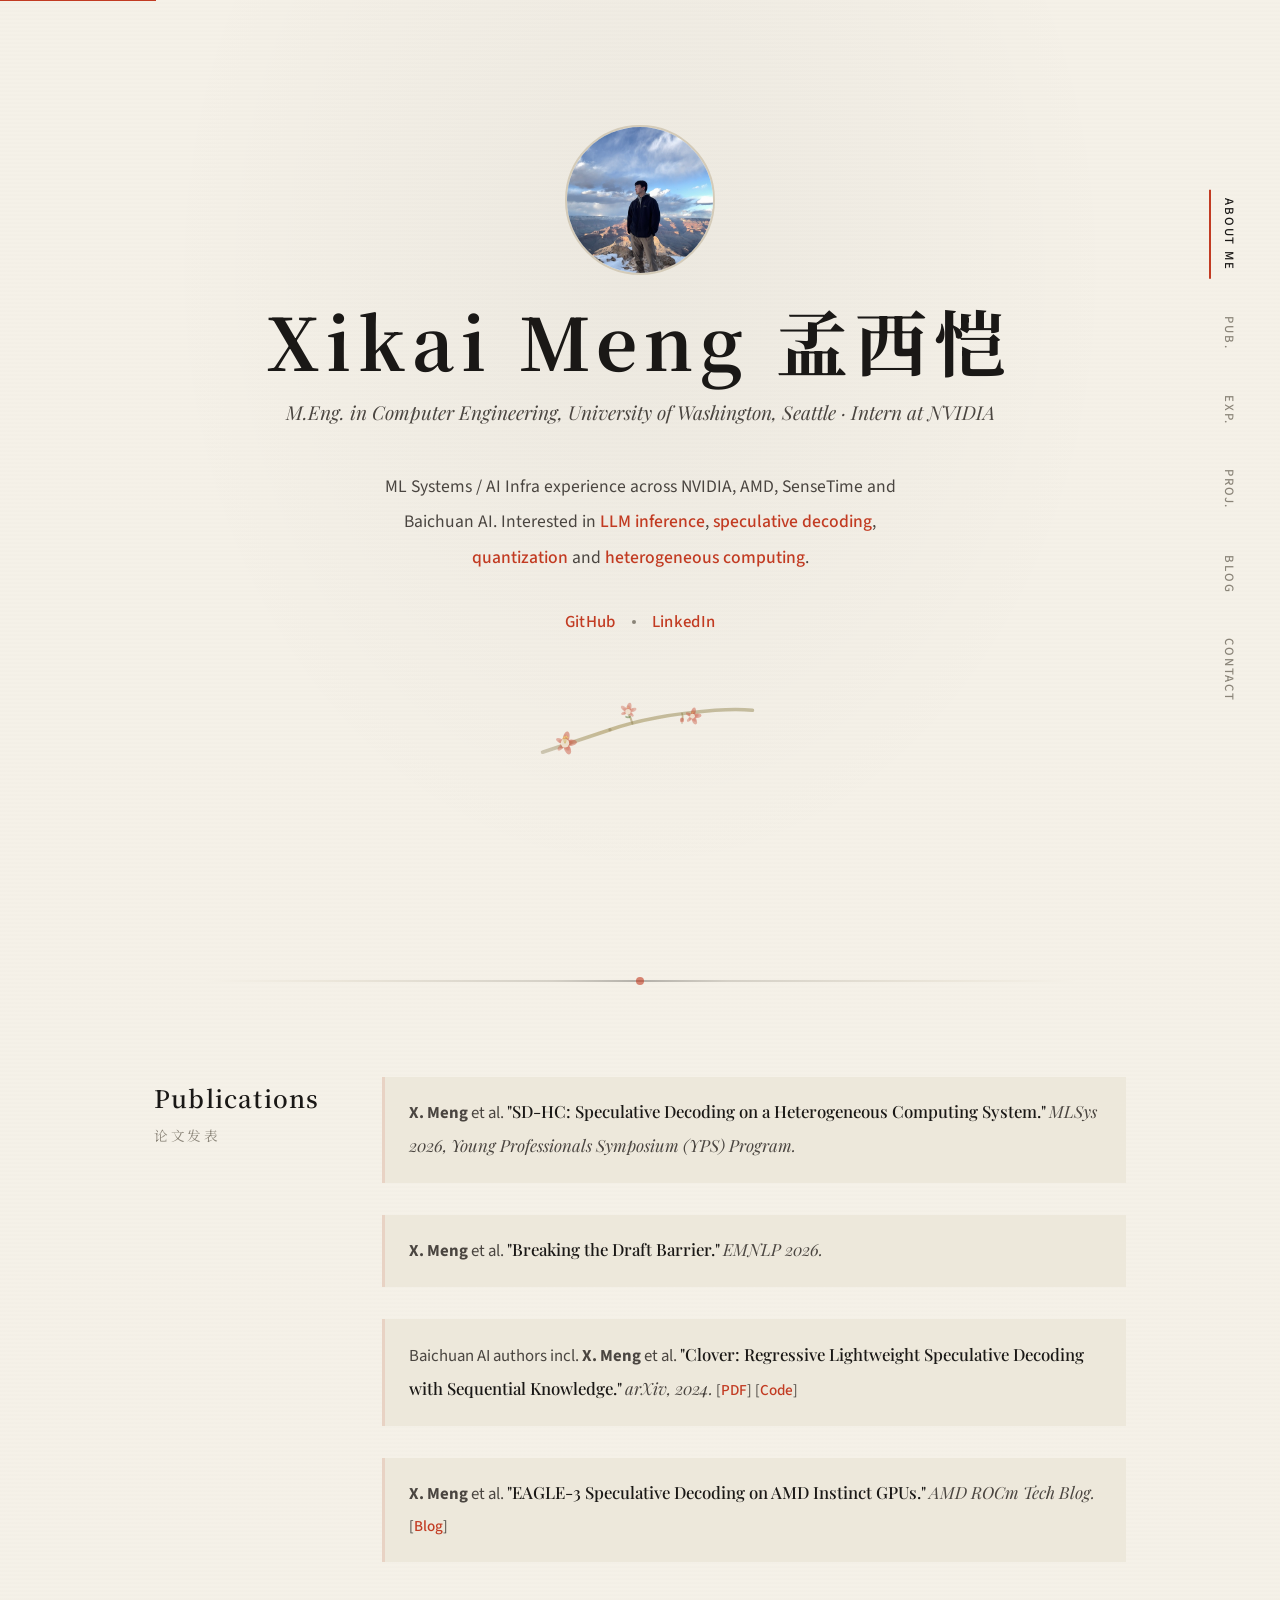
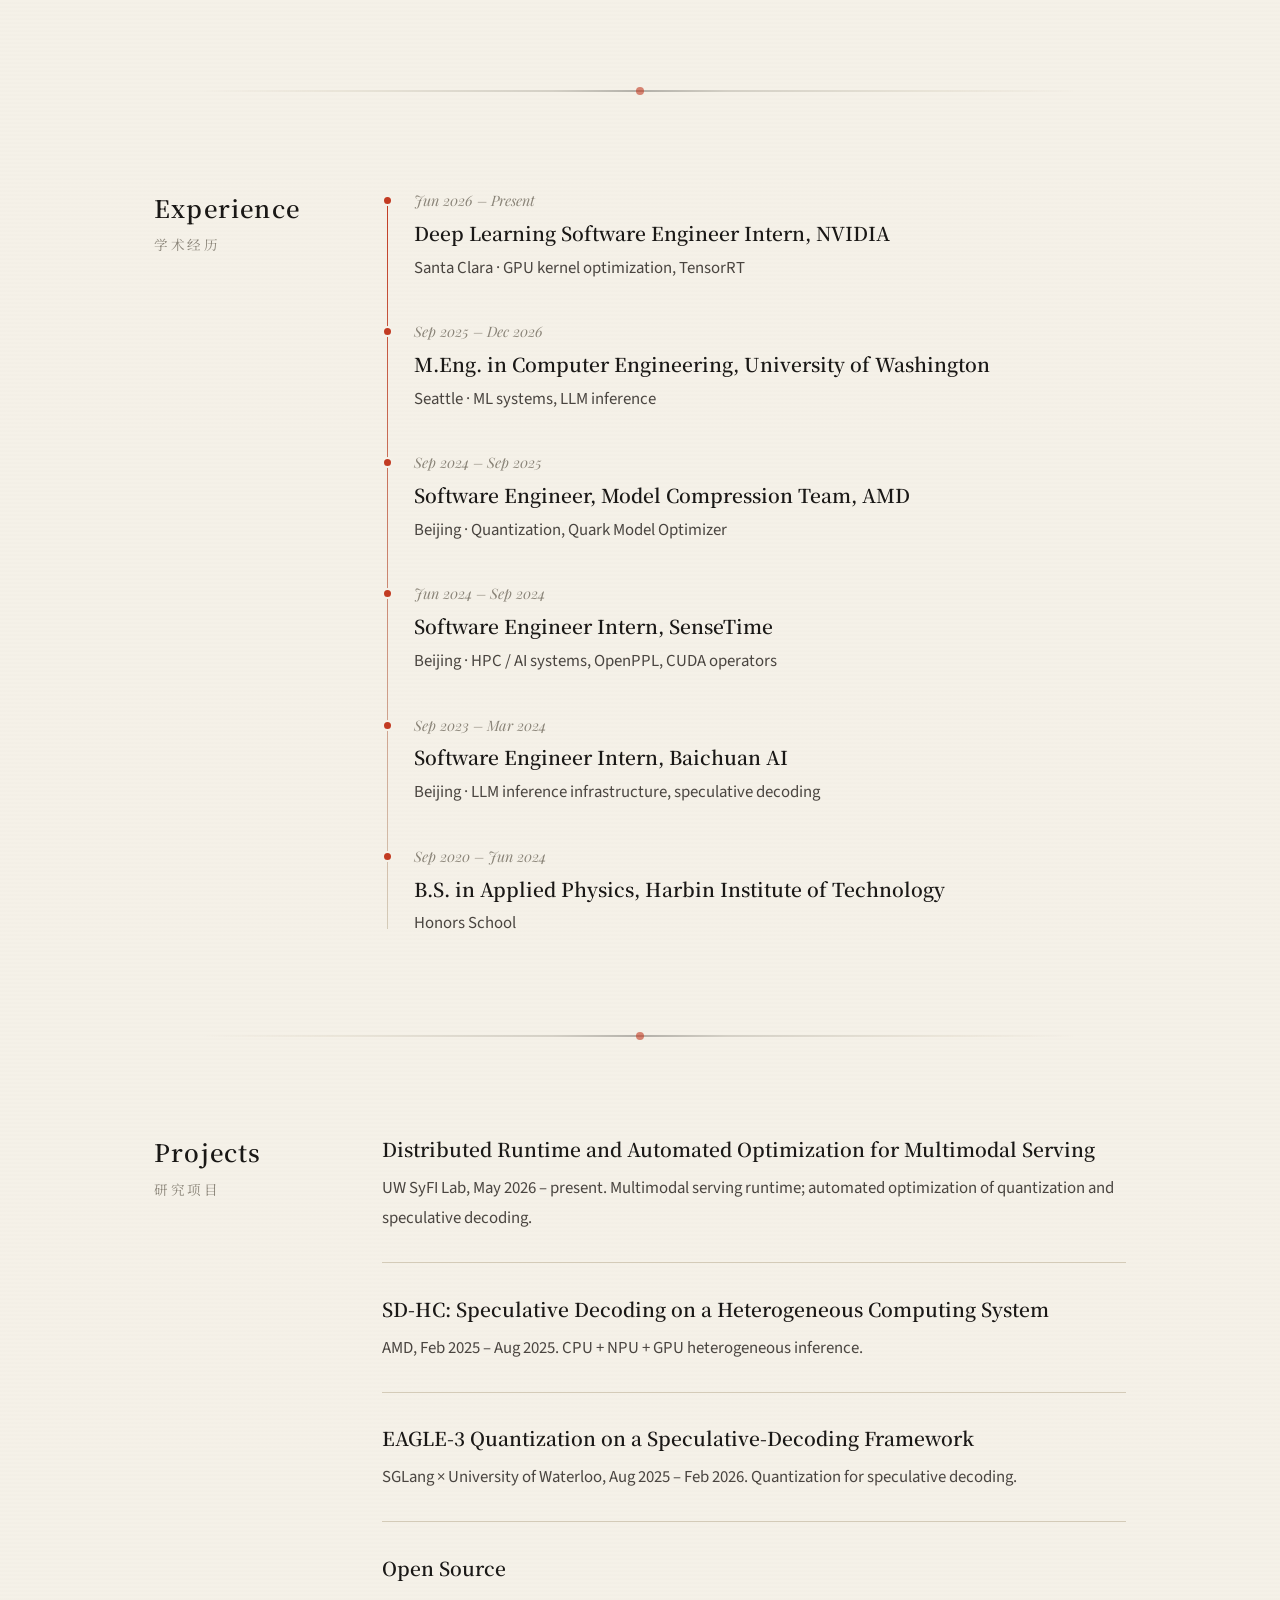
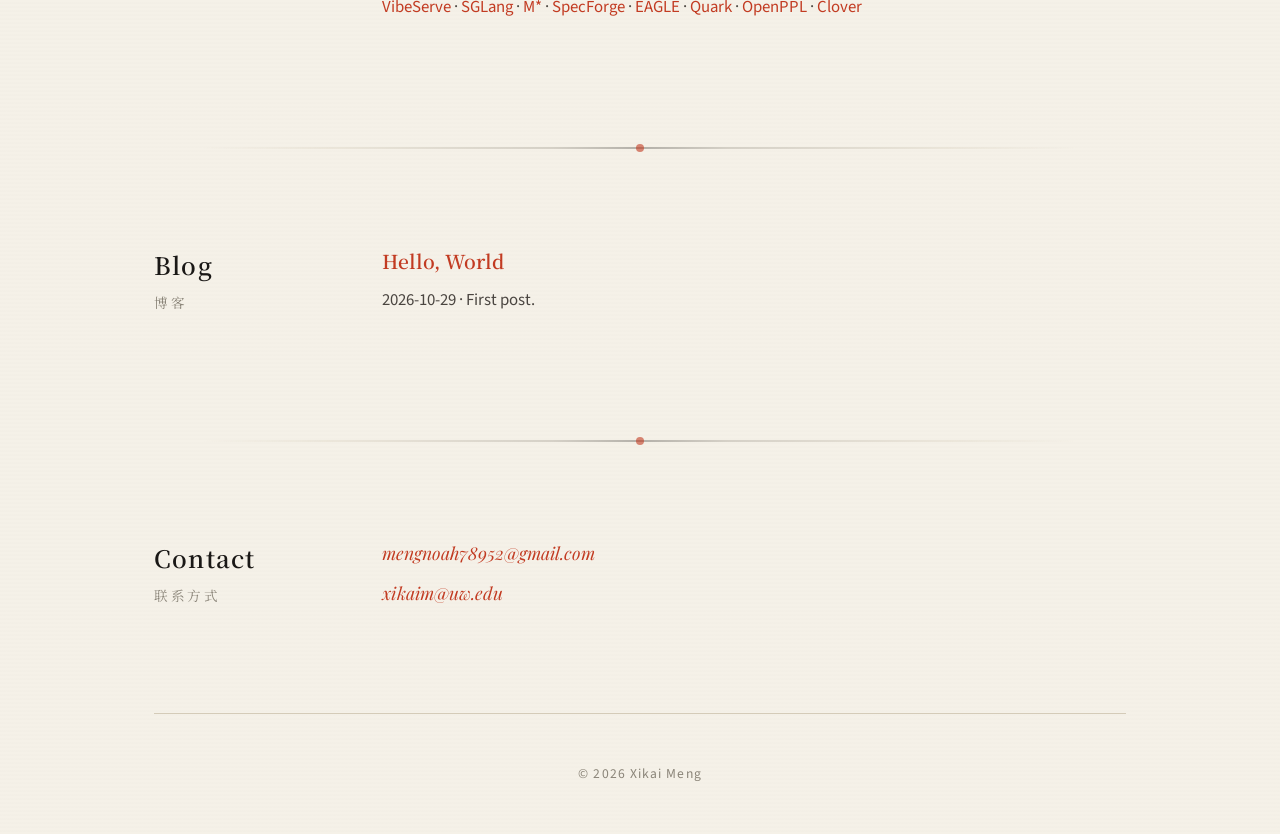
<file: index.html>
<!DOCTYPE html>
<html lang="en" data-theme="light">
<head>
    <meta charset="UTF-8">
    <meta name="viewport" content="width=device-width, initial-scale=1.0">
    <meta name="description" content="Homepage of Xikai Meng — ML systems and LLM inference.">
    <title>Xikai Meng | Homepage</title>
    <link rel="preconnect" href="https://fonts.googleapis.com">
    <link rel="preconnect" href="https://fonts.gstatic.com" crossorigin>
    <link href="https://fonts.googleapis.com/css2?family=Noto+Serif+SC:wght@300;400;600;700&family=Playfair+Display:ital,wght@0,400;0,500;0,600;0,700;1,400;1,500&family=Source+Sans+3:wght@300;400;500;600&display=swap" rel="stylesheet">
    <link rel="stylesheet" href="style.css">
</head>
<body>
    <a href="#about" class="skip-link">Skip to main content</a>

    <nav class="vertical-toc" aria-label="Table of Contents">
        <a href="#about" class="toc-link active" data-section="about">About Me</a>
        <a href="#publications" class="toc-link" data-section="publications">Pub.</a>
        <a href="#experience" class="toc-link" data-section="experience">Exp.</a>
        <a href="#projects" class="toc-link" data-section="projects">Proj.</a>
        <a href="#blog" class="toc-link" data-section="blog">Blog</a>
        <a href="#contact" class="toc-link" data-section="contact">Contact</a>
    </nav>

    <main role="main" class="scroll-content">

        <header id="about" class="hero">
            <div class="ink-wash" aria-hidden="true"></div>
            <div class="hero-inner">
                <div class="hero-photo">
                    <img src="assets/photo.jpg" alt="Xikai Meng">
                </div>
                <h1 class="hero-name">Xikai Meng 孟西恺</h1>
                <p class="hero-role">M.Eng. in Computer Engineering, University of Washington, Seattle · Intern at NVIDIA</p>
                <div class="hero-bio">
                    <p>ML Systems / AI Infra experience across NVIDIA, AMD, SenseTime and Baichuan AI. Interested in <em>LLM inference</em>, <em>speculative decoding</em>, <em>quantization</em> and <em>heterogeneous computing</em>.</p>
                </div>
                <div class="hero-links">
                    <a href="https://github.com/zhudianGG">GitHub</a>
                    <span class="link-dot"></span>
                    <a href="https://www.linkedin.com/in/noah-meng-b61b7925a/">LinkedIn</a>
                </div>
                <div class="hero-motif" aria-hidden="true">
                    <svg aria-hidden="true" viewBox="0 0 240 65" width="360" height="98" fill="none" xmlns="http://www.w3.org/2000/svg">
                        <defs>
                            <path id="petal-main" d="M0 0 C-1.5 -2, -2 -4, 0 -7 C2 -9, 3.5 -7, 3 -4 C2.8 -2, 1.5 0, 0 0Z"/>
                            <path id="petal-side" d="M0 0 C-1 -1.8, -1.5 -3.5, 0 -6 C1.5 -7.5, 2.5 -5.5, 2 -3 C1.8 -1.2, 1 0, 0 0Z"/>
                            <radialGradient id="petalGrad" cx="40%" cy="70%">
                                <stop offset="0%" style="stop-color:var(--accent);stop-opacity:0.85"/>
                                <stop offset="60%" style="stop-color:var(--accent);stop-opacity:0.75"/>
                                <stop offset="100%" style="stop-color:var(--accent);stop-opacity:0.55"/>
                            </radialGradient>
                            <linearGradient id="branchGrad" x1="0%" y1="0%" x2="0%" y2="100%">
                                <stop offset="0%" style="stop-color:#6b5a14;stop-opacity:0.4"/>
                                <stop offset="50%" style="stop-color:#8b7324;stop-opacity:0.5"/>
                                <stop offset="100%" style="stop-color:#5b4a10;stop-opacity:0.3"/>
                            </linearGradient>
                        </defs>
                        <path d="M55 50 C70 45, 85 40, 100 35 C120 28, 145 24, 170 22 Q185 21, 195 22" stroke="url(#branchGrad)" stroke-width="2.3" fill="none" stroke-linecap="round"/>
                        <path d="M115 31 Q114 27, 112 24" stroke="url(#branchGrad)" stroke-width="1.3" fill="none" stroke-linecap="round"/>
                        <path d="M148 24 Q149 27, 148 29" stroke="url(#branchGrad)" stroke-width="1.1" fill="none" stroke-linecap="round"/>
                        <circle cx="100" cy="35" r="1.1" fill="#4a3a0a" opacity="0.25"/>
                        <g transform="translate(70, 44)">
                            <use href="#petal-side" fill="url(#petalGrad)" opacity="0.75" transform="rotate(-72)"/>
                            <use href="#petal-side" fill="url(#petalGrad)" opacity="0.75" transform="rotate(216)"/>
                            <use href="#petal-main" fill="url(#petalGrad)" opacity="0.9" transform="rotate(0)"/>
                            <use href="#petal-main" fill="url(#petalGrad)" opacity="0.85" transform="rotate(72)"/>
                            <use href="#petal-main" fill="url(#petalGrad)" opacity="0.85" transform="rotate(144)"/>
                            <circle cx="0" cy="0" r="2.8" fill="#f0e6d2" opacity="0.92"/>
                            <circle cx="0" cy="0" r="1.8" fill="#e8dcc8" opacity="0.7"/>
                            <g stroke="#c9a84a" stroke-width="0.35" fill="none">
                                <path d="M0 0 Q0.5 -2, 0.8 -4.5" opacity="0.8"/>
                                <path d="M0 0 Q-0.3 -1.8, -0.5 -4" opacity="0.75"/>
                                <path d="M0 0 Q1.2 -1.5, 1.8 -3.8" opacity="0.7"/>
                                <path d="M0 0 Q-1 -1.2, -1.5 -3.2" opacity="0.7"/>
                                <path d="M0 0 Q0 -1.5, 0 -3.5" opacity="0.65"/>
                            </g>
                            <g fill="#f0c860">
                                <circle cx="0.8" cy="-4.5" r="0.65" opacity="0.85"/>
                                <circle cx="-0.5" cy="-4" r="0.6" opacity="0.8"/>
                                <circle cx="1.8" cy="-3.8" r="0.55" opacity="0.75"/>
                                <circle cx="-1.5" cy="-3.2" r="0.5" opacity="0.75"/>
                                <circle cx="0" cy="-3.5" r="0.5" opacity="0.7"/>
                            </g>
                        </g>
                        <g transform="translate(112, 23) scale(0.9)">
                            <use href="#petal-side" fill="url(#petalGrad)" opacity="0.65" transform="rotate(-60)"/>
                            <use href="#petal-side" fill="url(#petalGrad)" opacity="0.65" transform="rotate(60)"/>
                            <use href="#petal-main" fill="url(#petalGrad)" opacity="0.75" transform="rotate(0) scale(0.85)"/>
                            <use href="#petal-side" fill="url(#petalGrad)" opacity="0.7" transform="rotate(120) scale(0.8)"/>
                            <use href="#petal-side" fill="url(#petalGrad)" opacity="0.7" transform="rotate(-120) scale(0.8)"/>
                            <circle cx="0" cy="0" r="2" fill="#f0e6d2" opacity="0.9"/>
                            <circle cx="0" cy="-3" r="0.45" fill="#f0c860" opacity="0.75"/>
                            <path d="M-2 3 Q0 4 2 3 L1.8 4.5 Q0 5 -1.8 4.5Z" fill="#3a5c13" opacity="0.5"/>
                        </g>
                        <g transform="translate(155, 26) scale(0.75)">
                            <use href="#petal-side" fill="url(#petalGrad)" opacity="0.75" transform="rotate(-72)"/>
                            <use href="#petal-main" fill="url(#petalGrad)" opacity="0.85" transform="rotate(0)"/>
                            <use href="#petal-main" fill="url(#petalGrad)" opacity="0.8" transform="rotate(72)"/>
                            <use href="#petal-main" fill="url(#petalGrad)" opacity="0.75" transform="rotate(144)"/>
                            <use href="#petal-side" fill="url(#petalGrad)" opacity="0.7" transform="rotate(216)"/>
                            <circle cx="0" cy="0" r="2.2" fill="#f0e6d2" opacity="0.9"/>
                            <g fill="#f0c860">
                                <circle cx="0.5" cy="-3.8" r="0.5" opacity="0.75"/>
                                <circle cx="-0.4" cy="-3" r="0.45" opacity="0.7"/>
                            </g>
                        </g>
                        <g transform="translate(148, 29) scale(0.45)">
                            <ellipse cx="0" cy="-1" rx="3" ry="4" fill="var(--accent)" opacity="0.55"/>
                            <path d="M-1.5 3 Q0 3.5 1.5 3 L1.2 4 Q0 4.2 -1.2 4Z" fill="#3a5c13" opacity="0.4"/>
                        </g>
                    </svg>
                </div>
            </div>
        </header>

        <div class="ink-divider" aria-hidden="true"></div>

        <section id="publications">
            <div class="section-grid">
                <div class="section-side">
                    <h2 class="section-heading">Publications</h2>
                    <span class="section-label-cn">论文发表</span>
                </div>
                <div class="section-main">
                    <ol class="bib-list">
                        <li class="bib-entry">
                            <span class="bib-authors"><strong>X. Meng</strong> et al.</span>
                            <span class="bib-title">"SD-HC: Speculative Decoding on a Heterogeneous Computing System."</span>
                            <span class="bib-venue"><em>MLSys 2026, Young Professionals Symposium (YPS) Program.</em></span>
                            
                        </li>
                        <li class="bib-entry">
                            <span class="bib-authors"><strong>X. Meng</strong> et al.</span>
                            <span class="bib-title">"Breaking the Draft Barrier."</span>
                            <span class="bib-venue"><em>EMNLP 2026.</em></span>
                            
                        </li>
                        <li class="bib-entry">
                            <span class="bib-authors">Baichuan AI authors incl. <strong>X. Meng</strong> et al.</span>
                            <span class="bib-title">"Clover: Regressive Lightweight Speculative Decoding with Sequential Knowledge."</span>
                            <span class="bib-venue"><em>arXiv, 2024.</em></span>
                            <span class="bib-links">[<a href="https://arxiv.org/abs/2405.00263">PDF</a>] [<a href="https://github.com/XiaoBin1992/clover">Code</a>]</span>
                        </li>
                        <li class="bib-entry">
                            <span class="bib-authors"><strong>X. Meng</strong> et al.</span>
                            <span class="bib-title">"EAGLE-3 Speculative Decoding on AMD Instinct GPUs."</span>
                            <span class="bib-venue"><em>AMD ROCm Tech Blog.</em></span>
                            <span class="bib-links">[<a href="https://rocm.blogs.amd.com/artificial-intelligence/eagle3-speculative-decoding/README.html">Blog</a>]</span>
                        </li>
                    </ol>
                </div>
            </div>
        </section>

        <div class="ink-divider" aria-hidden="true"></div>

        <section id="experience">
            <div class="section-grid">
                <div class="section-side">
                    <h2 class="section-heading">Experience</h2>
                    <span class="section-label-cn">学术经历</span>
                </div>
                <div class="section-main">
                    <div class="timeline">
                        <div class="timeline-item">
                            <div class="timeline-dot"></div>
                            <div class="timeline-content">
                                <span class="timeline-period">Jun 2026 – Present</span>
                                <h3>Deep Learning Software Engineer Intern, NVIDIA</h3>
                                <p>Santa Clara · GPU kernel optimization, TensorRT</p>
                            </div>
                        </div>
                        <div class="timeline-item">
                            <div class="timeline-dot"></div>
                            <div class="timeline-content">
                                <span class="timeline-period">Sep 2025 – Dec 2026</span>
                                <h3>M.Eng. in Computer Engineering, University of Washington</h3>
                                <p>Seattle · ML systems, LLM inference</p>
                            </div>
                        </div>
                        <div class="timeline-item">
                            <div class="timeline-dot"></div>
                            <div class="timeline-content">
                                <span class="timeline-period">Sep 2024 – Sep 2025</span>
                                <h3>Software Engineer, Model Compression Team, AMD</h3>
                                <p>Beijing · Quantization, Quark Model Optimizer</p>
                            </div>
                        </div>
                        <div class="timeline-item">
                            <div class="timeline-dot"></div>
                            <div class="timeline-content">
                                <span class="timeline-period">Jun 2024 – Sep 2024</span>
                                <h3>Software Engineer Intern, SenseTime</h3>
                                <p>Beijing · HPC / AI systems, OpenPPL, CUDA operators</p>
                            </div>
                        </div>
                        <div class="timeline-item">
                            <div class="timeline-dot"></div>
                            <div class="timeline-content">
                                <span class="timeline-period">Sep 2023 – Mar 2024</span>
                                <h3>Software Engineer Intern, Baichuan AI</h3>
                                <p>Beijing · LLM inference infrastructure, speculative decoding</p>
                            </div>
                        </div>
                        <div class="timeline-item">
                            <div class="timeline-dot"></div>
                            <div class="timeline-content">
                                <span class="timeline-period">Sep 2020 – Jun 2024</span>
                                <h3>B.S. in Applied Physics, Harbin Institute of Technology</h3>
                                <p>Honors School</p>
                            </div>
                        </div>
                    </div>
                </div>
            </div>
        </section>

        <div class="ink-divider" aria-hidden="true"></div>

        <section id="projects">
            <div class="section-grid">
                <div class="section-side">
                    <h2 class="section-heading">Projects</h2>
                    <span class="section-label-cn">研究项目</span>
                </div>
                <div class="section-main">
                    <div class="project-entry">
                        <h3>Distributed Runtime and Automated Optimization for Multimodal Serving</h3>
                        <p>UW SyFI Lab, May 2026 – present. Multimodal serving runtime; automated optimization of quantization and speculative decoding.</p>
                    </div>
                    <div class="project-entry">
                        <h3>SD-HC: Speculative Decoding on a Heterogeneous Computing System</h3>
                        <p>AMD, Feb 2025 – Aug 2025. CPU + NPU + GPU heterogeneous inference.</p>
                    </div>
                    <div class="project-entry">
                        <h3>EAGLE-3 Quantization on a Speculative-Decoding Framework</h3>
                        <p>SGLang × University of Waterloo, Aug 2025 – Feb 2026. Quantization for speculative decoding.</p>
                    </div>
                    <div class="project-entry">
                        <h3>Open Source</h3>
                        <p><a href="https://github.com/uw-syfi/vibe-serve">VibeServe</a> · <a href="https://github.com/sgl-project/sglang">SGLang</a> · <a href="https://github.com/mstar-project/mstar">M*</a> · <a href="https://github.com/sgl-project/SpecForge">SpecForge</a> · <a href="https://github.com/SafeAILab/EAGLE">EAGLE</a> · <a href="https://github.com/amd/Quark">Quark</a> · <a href="https://github.com/OpenPPL/ppl.nn">OpenPPL</a> · <a href="https://github.com/XiaoBin1992/clover">Clover</a></p>
                    </div>
                </div>
            </div>
        </section>

        <div class="ink-divider" aria-hidden="true"></div>

        <section id="blog">
            <div class="section-grid">
                <div class="section-side">
                    <h2 class="section-heading">Blog</h2>
                    <span class="section-label-cn">博客</span>
                </div>
                <div class="section-main">
                    <div class="project-entry">
                        <h3><a href="blog/hello.html">Hello, World</a></h3>
                        <p>2026-10-29 · First post.</p>
                    </div>
                </div>
            </div>
        </section>

        <div class="ink-divider" aria-hidden="true"></div>

        <section id="contact">
            <div class="section-grid">
                <div class="section-side">
                    <h2 class="section-heading">Contact</h2>
                    <span class="section-label-cn">联系方式</span>
                </div>
                <div class="section-main">
                    <p class="contact-line"><a href="mailto:mengnoah78952@gmail.com">mengnoah78952@gmail.com</a></p>
                    <p class="contact-line"><a href="mailto:xikaim@uw.edu">xikaim@uw.edu</a></p>
                </div>
            </div>
        </section>

        <footer class="scroll-footer">
            <p>&copy; 2026 Xikai Meng</p>
        </footer>

    </main>

    <script src="script.js"></script>
</body>
</html>
</file>
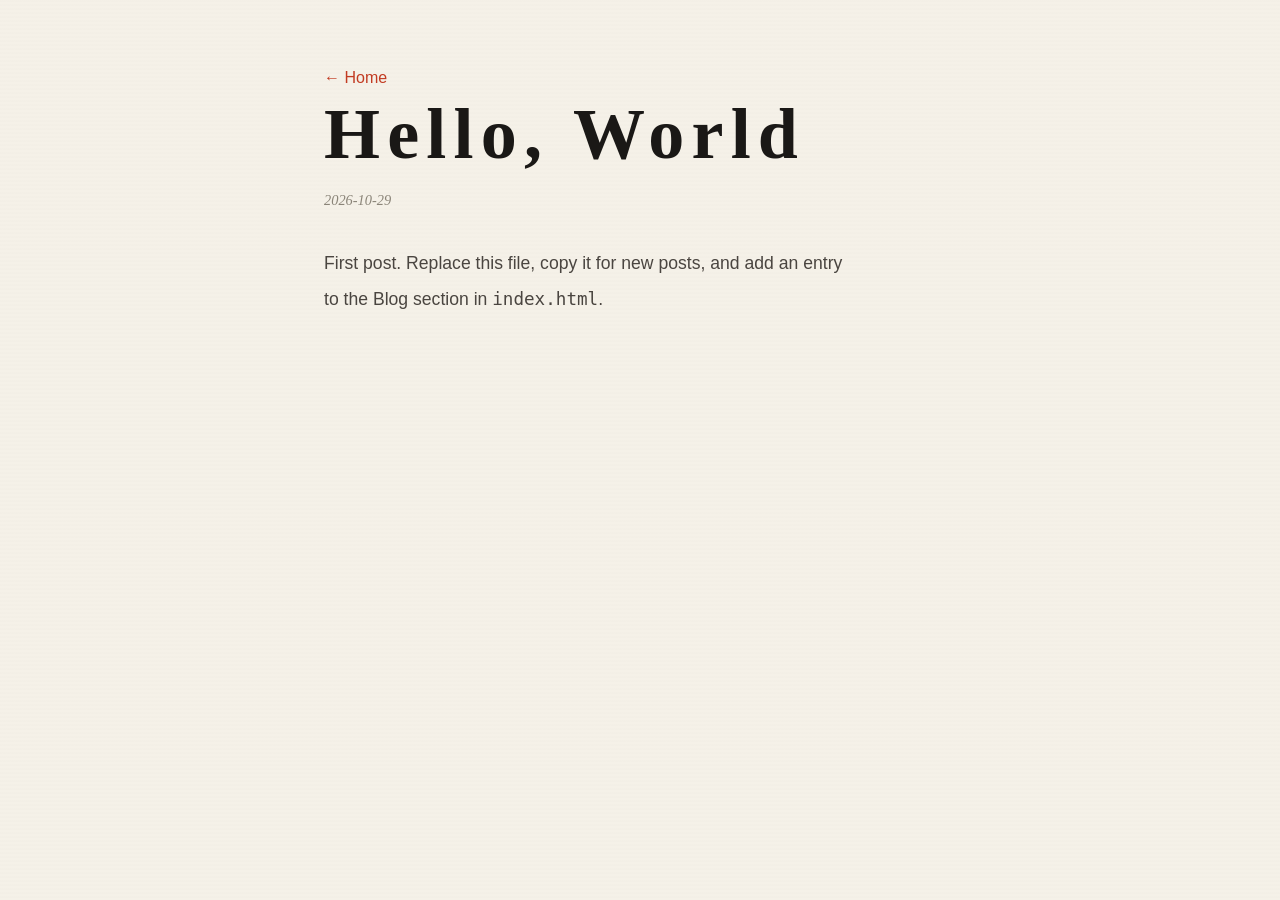
<file: blog/hello.html>
<!DOCTYPE html>
<html lang="en" data-theme="light">
<head>
    <meta charset="UTF-8">
    <meta name="viewport" content="width=device-width, initial-scale=1.0">
    <title>Hello, World | Xikai Meng</title>
    <link rel="stylesheet" href="../style.css">
</head>
<body>
    <main class="scroll-content" style="max-width:760px;padding-top:4rem">
        <p><a href="../index.html#blog">&larr; Home</a></p>
        <h1 class="hero-name" style="text-align:left">Hello, World</h1>
        <p class="timeline-period">2026-10-29</p>
        <article class="hero-bio" style="text-align:left;margin:2rem 0">
            <p>First post. Replace this file, copy it for new posts, and add an entry to the Blog section in <code>index.html</code>.</p>
        </article>
    </main>
</body>
</html>
</file>
<file: style.css>
/* ========================================
   Ink Scholar · 新水墨画廊
   Modern Ink Gallery — Eastern aesthetics
   meets contemporary academic design
   ======================================== */

/* --- Light Theme: Rice Paper --- */
:root {
    --bg: #f5f1e8;
    --bg-alt: #ede8db;
    --bg-hero: #f5f1e8;
    --text: #1a1816;
    --text-secondary: #4a4540;
    --text-muted: #8a8478;
    --accent: #c23b22;
    --accent-dim: rgba(194, 59, 34, 0.12);
    --border: #d4cbb8;
    --ink-wash: radial-gradient(ellipse at 50% 30%, rgba(26,24,22,0.04) 0%, transparent 70%);
    --paper-texture: repeating-linear-gradient(
        0deg, transparent, transparent 2px,
        rgba(26,24,22,0.008) 2px, rgba(26,24,22,0.008) 4px
    );
    --font-cn: 'Noto Serif SC', 'Songti SC', Georgia, serif;
    --font-display: 'Playfair Display', Georgia, serif;
    --font-body: 'Source Sans 3', 'Helvetica Neue', sans-serif;
    --transition: 0.4s ease;
}
/* ---- Global Resets ---- */
* { -webkit-tap-highlight-color: transparent; }
[data-theme="dark"] { color-scheme: dark; }
[data-theme="light"] { color-scheme: light; }
::selection { background: var(--accent); color: #fff; }


/* --- Dark Theme: Aged Ink --- */
[data-theme="dark"] {
    --bg: #12110e;
    --bg-alt: #1a1816;
    --bg-hero: #12110e;
    --text: #d4c5a9;
    --text-secondary: #a89e8a;
    --text-muted: #6a6258;
    --accent: #c23b22;
    --accent-dim: rgba(194, 59, 34, 0.15);
    --border: #2e2a24;
    --ink-wash: radial-gradient(ellipse at 50% 30%, rgba(212,197,169,0.03) 0%, transparent 70%);
    --paper-texture: repeating-linear-gradient(
        0deg, transparent, transparent 2px,
        rgba(212,197,169,0.01) 2px, rgba(212,197,169,0.01) 4px
    );
}

/* --- Reset --- */
*, *::before, *::after { box-sizing: border-box; margin: 0; padding: 0; }
html { scroll-behavior: smooth; font-size: 16px; }

body {
    font-family: var(--font-body);
    background: var(--bg);
    background-image: var(--paper-texture);
    color: var(--text);
    line-height: 1.8;
    transition: background var(--transition), color var(--transition);
    -webkit-font-smoothing: antialiased;
}

a {
    color: var(--accent);
    text-decoration: none;
    position: relative;
}
a:hover { text-decoration: underline; }

/* ========================================
   Scroll Content (主容器)
   ======================================== */
.scroll-content {
    max-width: 1100px;
    margin: 0 auto;
    padding: 0 4rem;
    min-height: 100vh;
    position: relative;
}

/* ========================================
   Vertical TOC (竖排目录)
   ======================================== */
.vertical-toc {
    position: fixed;
    right: 2.5rem;
    top: 50%;
    transform: translateY(-50%);
    z-index: 100;
    display: flex;
    flex-direction: column;
    align-items: center;
    gap: 1.8rem;
}

.toc-link {
    writing-mode: vertical-rl;
    text-orientation: mixed;
    font-family: var(--font-body);
    font-size: 0.8rem;
    font-weight: 500;
    letter-spacing: 0.15em;
    text-transform: uppercase;
    color: var(--text-muted);
    text-decoration: none;
    padding: 0.5rem 0;
    position: relative;
    transition: color var(--transition);
}

.toc-link::before {
    content: '';
    position: absolute;
    left: -8px;
    top: 0;
    width: 2px;
    height: 0;
    background: var(--accent);
    transition: height 0.3s ease;
}

.toc-link:hover,
.toc-link.active {
    color: var(--text);
    text-decoration: none;
}

.toc-link.active::before {
    height: 100%;
}

/* ========================================
   Theme Toggle (墨点)
   ======================================== */
.theme-toggle {
    position: fixed;
    top: 2.5rem;
    right: 2.5rem;
    z-index: 100;
    width: 36px;
    height: 36px;
    border-radius: 50%;
    border: 2px solid var(--border);
    background: var(--bg);
    cursor: pointer;
    display: flex;
    align-items: center;
    justify-content: center;
    transition: all var(--transition);
}

.theme-toggle:hover { border-color: var(--accent); }

.toggle-dot {
    width: 14px;
    height: 14px;
    border-radius: 50%;
    background: var(--text);
    transition: background var(--transition), transform 0.3s ease;
}

[data-theme="dark"] .toggle-dot {
    transform: scale(0.5);
}

/* ========================================
   Hero (首屏)
   ======================================== */
.hero {
    min-height: 100vh;
    display: flex;
    align-items: center;
    justify-content: center;
    position: relative;
    overflow: hidden;
}

.ink-wash {
    position: absolute;
    inset: 0;
    background: var(--ink-wash);
    pointer-events: none;
}

.hero-inner {
    position: relative;
    z-index: 1;
    text-align: center;
    padding: 4rem 0;
}

.hero-photo {
    width: 150px;
    height: 150px;
    border-radius: 50%;
    overflow: hidden;
    border: 2px solid var(--border);
    display: flex;
    align-items: center;
    justify-content: center;
    background: var(--bg-alt);
    margin: 0 auto 1.5rem;
    flex-shrink: 0;
}

.hero-photo svg {
    width: 40px;
    height: 40px;
    color: var(--text-muted);
    opacity: 0.4;
}

.hero-photo img {
    width: 100%;
    height: 100%;
    object-fit: cover;
}

/* 古训横幅 Motto Banner */
.motto-banner {
    display: flex;
    align-items: center;
    gap: 1.2rem;
    margin: 2.5rem auto 0;
    max-width: 360px;
}

.motto-line {
    flex: 1;
    height: 1px;
    background: linear-gradient(90deg, transparent, var(--text-muted), transparent);
    opacity: 0.4;
}

.motto-text {
    font-family: var(--font-cn);
    font-size: 0.95rem;
    font-weight: 300;
    letter-spacing: 0.35em;
    color: var(--text-muted);
    white-space: nowrap;
}

.hero-motif {
    margin-top: 2.5rem;
    display: flex;
    justify-content: center;
    opacity: 0.85;
}

.hero-name {
    font-family: var(--font-cn);
    font-size: 4.5rem;
    font-weight: 700;
    letter-spacing: 0.1em;
    margin-bottom: 0.8rem;
    line-height: 1.15;
}

.hero-role {
    font-family: var(--font-display);
    font-size: 1.2rem;
    font-style: italic;
    color: var(--text-secondary);
    margin-bottom: 2.5rem;
    font-weight: 400;
}

.hero-bio {
    max-width: 520px;
    margin: 0 auto 2rem;
}

.hero-bio p {
    font-size: 1.1rem;
    color: var(--text-secondary);
    line-height: 2;
}

.hero-bio em {
    color: var(--accent);
    font-style: normal;
    font-weight: 500;
}

/* Hero links */
.hero-links {
    display: flex;
    align-items: center;
    justify-content: center;
    gap: 1rem;
    font-family: var(--font-body);
    font-size: 1.05rem;
}

.hero-links a {
    font-weight: 500;
    letter-spacing: 0.02em;
}

.link-dot {
    width: 4px;
    height: 4px;
    border-radius: 50%;
    background: var(--text-muted);
}

/* ========================================
   Ink Brush Divider (水墨分隔线)
   ======================================== */
.ink-divider {
    height: 1px;
    margin: 5rem auto;
    position: relative;
    background: transparent;
}

.ink-divider::before {
    content: '';
    position: absolute;
    top: 0;
    left: 5%;
    width: 90%;
    height: 2px;
    background: linear-gradient(
        90deg,
        transparent 0%,
        var(--border) 15%,
        var(--text-muted) 40%,
        var(--text) 50%,
        var(--text-muted) 60%,
        var(--border) 85%,
        transparent 100%
    );
    opacity: 0.3;
    border-radius: 1px;
}

.ink-divider::after {
    content: '';
    position: absolute;
    top: -3px;
    left: 50%;
    transform: translateX(-50%);
    width: 8px;
    height: 8px;
    border-radius: 50%;
    background: var(--accent);
    opacity: 0.6;
}

/* ========================================
   Section Grid Layout (左标签 + 右内容)
   ======================================== */
section {
    padding: 1rem 0;
}

.section-grid {
    display: grid;
    grid-template-columns: 180px 1fr;
    gap: 3rem;
    align-items: start;
}

.section-side {
    position: sticky;
    top: 3rem;
    padding-top: 0.3rem;
}

.section-heading {
    font-family: var(--font-cn);
    font-size: 1.5rem;
    font-weight: 600;
    letter-spacing: 0.05em;
    margin-bottom: 0.6rem;
    line-height: 1.3;
}

.section-label-cn {
    display: block;
    font-family: var(--font-cn);
    font-size: 0.85rem;
    color: var(--text-muted);
    letter-spacing: 0.2em;
}

/* ========================================
   Publications (论文发表)
   ======================================== */
.bib-list {
    list-style: none;
    padding-left: 0;
    counter-reset: bib-counter;
}

.bib-entry {
    margin-bottom: 2rem;
    padding: 1.2rem 1.5rem;
    font-size: 1.05rem;
    line-height: 1.9;
    color: var(--text-secondary);
    border-left: 3px solid var(--accent-dim);
    background: var(--bg-alt);
    transition: border-color 0.3s ease, background 0.3s ease;
}

.bib-entry:hover {
    border-left-color: var(--accent);
}

.bib-title {
    color: var(--text);
    font-family: var(--font-display);
    font-weight: 500;
}

.bib-venue em {
    font-family: var(--font-display);
}

.bib-links {
    font-size: 0.95rem;
    font-family: var(--font-body);
}

.bib-links a {
    font-weight: 500;
}

/* ========================================
   Experience Timeline (墨点时间线)
   ======================================== */
.timeline {
    position: relative;
    padding-left: 2rem;
}

.timeline::before {
    content: '';
    position: absolute;
    left: 5px;
    top: 10px;
    bottom: 10px;
    width: 1px;
    background: linear-gradient(180deg, var(--accent), var(--border));
}

.timeline-item {
    position: relative;
    margin-bottom: 2.2rem;
}

.timeline-item:last-child { margin-bottom: 0; }

.timeline-dot {
    position: absolute;
    left: -2rem;
    top: 8px;
    width: 11px;
    height: 11px;
    border-radius: 50%;
    background: var(--accent);
    border: 2px solid var(--bg);
    z-index: 1;
}

.timeline-content h3 {
    font-family: var(--font-cn);
    font-size: 1.2rem;
    font-weight: 600;
    margin-bottom: 0.15rem;
}

.timeline-content p {
    font-size: 1.05rem;
    color: var(--text-secondary);
}

.timeline-period {
    font-family: var(--font-display);
    font-size: 0.9rem;
    color: var(--text-muted);
    font-style: italic;
}

/* ========================================
   Projects (研究项目)
   ======================================== */
.project-entry {
    margin-bottom: 1.8rem;
    padding-bottom: 1.8rem;
    border-bottom: 1px solid var(--border);
}

.project-entry:last-child { border-bottom: none; padding-bottom: 0; }

.project-entry h3 {
    font-family: var(--font-cn);
    font-size: 1.2rem;
    font-weight: 600;
    margin-bottom: 0.4rem;
}

.project-entry p {
    font-size: 1.05rem;
    color: var(--text-secondary);
    line-height: 1.8;
}

/* ========================================
   Contact (联系方式)
   ======================================== */
.contact-line {
    font-size: 1.1rem;
    color: var(--text-secondary);
    margin-bottom: 0.5rem;
    font-family: var(--font-display);
    font-style: italic;
}

/* ========================================
   Footer (页脚)
   ======================================== */
.scroll-footer {
    margin-top: 5rem;
    padding: 3rem 0;
    text-align: center;
    border-top: 1px solid var(--border);
}

.scroll-footer p {
    font-size: 0.85rem;
    color: var(--text-muted);
    letter-spacing: 0.08em;
    font-family: var(--font-body);
}

/* ========================================
   Responsive
   ======================================== */
@media (max-width: 1100px) {
    .vertical-toc { display: none; }
}

@media (max-width: 768px) {
    .scroll-content { padding: 0 1.5rem; }
    .section-grid {
        grid-template-columns: 1fr;
        gap: 1rem;
    }
    .section-side {
        position: static;
        display: flex;
        align-items: baseline;
        gap: 1rem;
    }
    .section-label-cn { display: inline; }
    .hero-name { font-size: 3rem; }
    .hero { min-height: 85vh; }
    .ink-divider { margin: 3rem auto; }
    .theme-toggle { top: 1.2rem; right: 1.2rem; }
}

@media (max-width: 375px) {
    .hero { padding: 3rem 1rem; min-height: 80vh; }
    .hero-name { font-size: 2.5rem; }
    .hero-role { font-size: 0.8rem; }
    .section-grid { gap: 0.8rem; }
    .bib-entry { font-size: 0.85rem; }
    .timeline-content h3 { font-size: 0.95rem; }
    .contact-line { font-size: 0.9rem; }
}

/* ========================================
   Reduced Motion
   ======================================== */
@media (prefers-reduced-motion: reduce) {
    *, *::before, *::after {
        transition-duration: 0.01ms !important;
    }
}

/* ---- Focus Styles ---- */
:focus-visible { outline: 2px solid var(--accent); outline-offset: 3px; border-radius: 2px; }

/* ---- Skip Link ---- */
.skip-link { position: absolute; top: -40px; left: 0; background: var(--accent); color: #fff; padding: 8px 16px; z-index: 9999; font-size: 0.875rem; transition: top 0.2s; }
.skip-link:focus { top: 0; }
</file>
